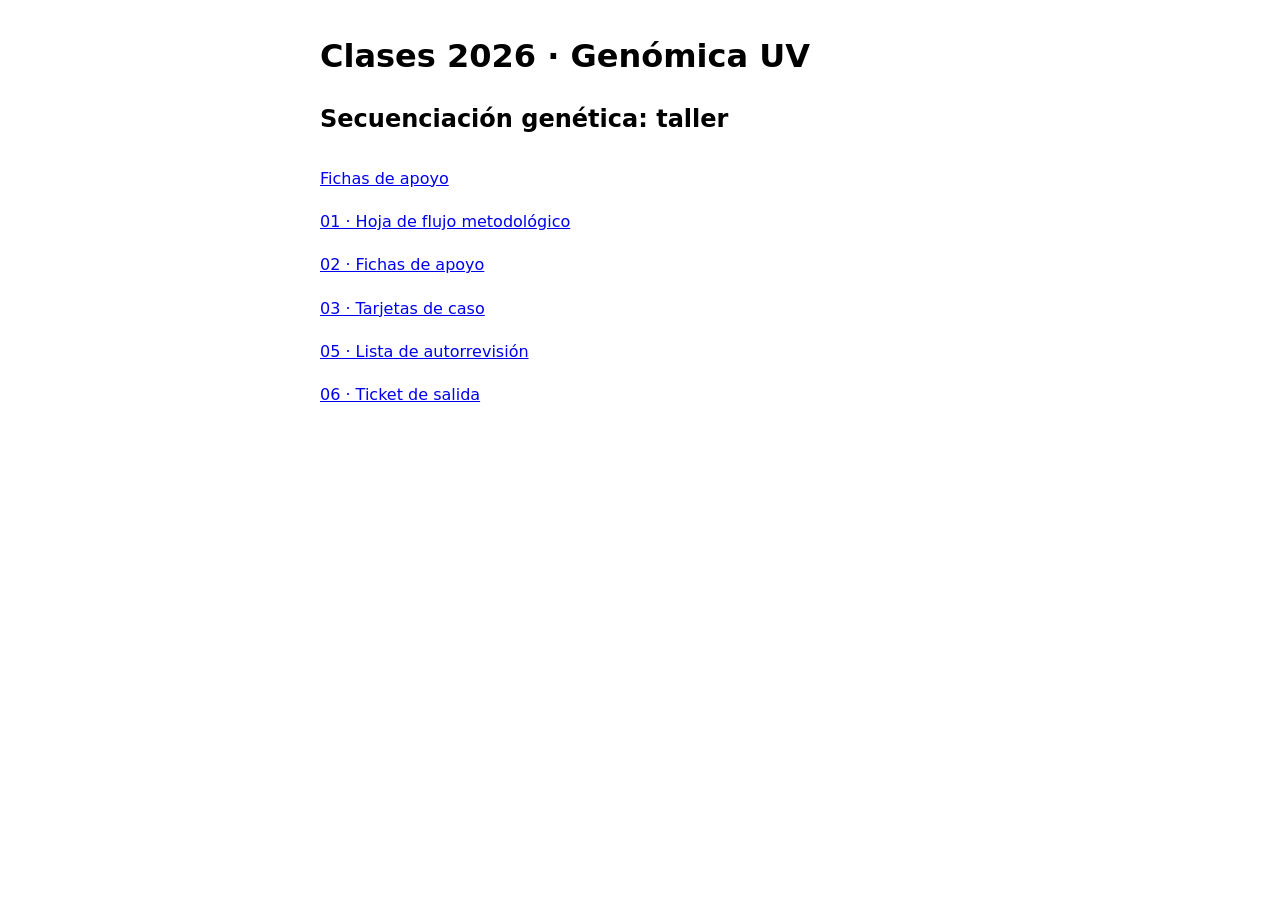
<file: index.html>
<!doctype html>
<html lang="es">
<head><meta charset="utf-8"><meta name="viewport" content="width=device-width, initial-scale=1">
<title>Clases 2026 · Genómica UV</title>
<style>body{font-family:system-ui,sans-serif;max-width:40rem;margin:2rem auto;padding:0 1rem;line-height:1.5}a{display:block;padding:.6rem 0}</style>
</head>
<body>
<h1>Clases 2026 · Genómica UV</h1>
<h2>Secuenciación genética: taller</h2>
<a href="secuenciacion/fichas_apoyo_qr.pdf">Fichas de apoyo</a>
<a href="secuenciacion/01_hoja_flujo_metodologico.pdf">01 · Hoja de flujo metodológico</a>
<a href="secuenciacion/02_fichas_apoyo.pdf">02 · Fichas de apoyo</a>
<a href="secuenciacion/03_tarjetas_caso.pdf">03 · Tarjetas de caso</a>
<a href="secuenciacion/05_lista_autorrevision.pdf">05 · Lista de autorrevisión</a>
<a href="secuenciacion/06_ticket_salida.pdf">06 · Ticket de salida</a>
</body>
</html>
</file>
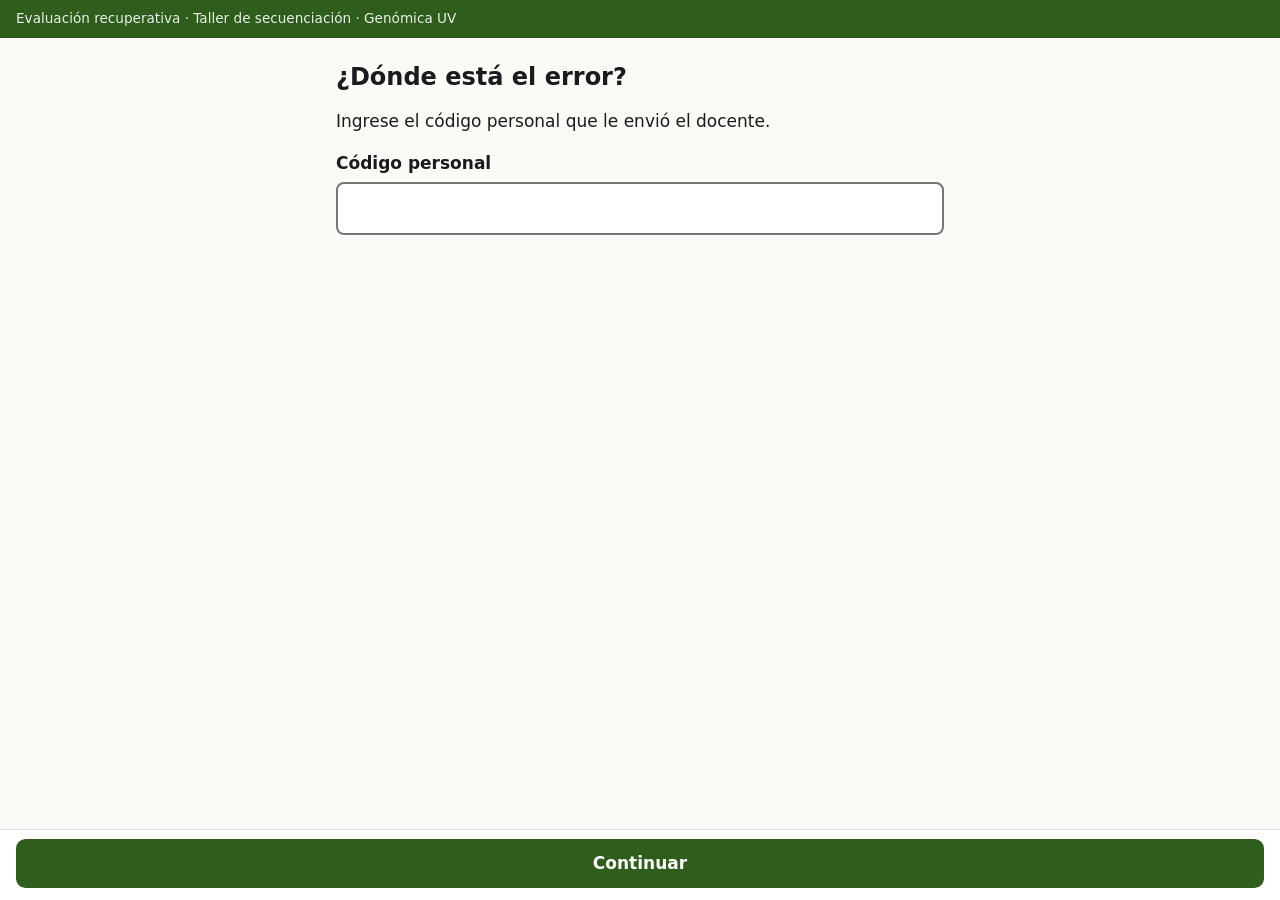
<file: recuperativo/index.html>
<!doctype html>
<html lang="es">
<head>
  <meta charset="utf-8">
  <meta name="viewport" content="width=device-width, initial-scale=1, viewport-fit=cover">
  <meta name="color-scheme" content="light">
  <title>Recuperativo · ¿Dónde está el error?</title>
  <link rel="stylesheet" href="app.css">
  <script type="module" src="app.js"></script>
</head>
<body>
  <header class="barra-superior">
    <p class="marca">Evaluación recuperativa · Taller de secuenciación · Genómica UV</p>
    <p class="reloj" id="reloj" role="timer" aria-live="off" hidden></p>
  </header>
  <main id="app"><noscript>Esta página necesita JavaScript activado.</noscript></main>
  <nav class="barra-inferior" id="navegacion" aria-label="Acciones" hidden>
    <button type="button" id="btn-principal" class="primario"></button>
  </nav>
  <p class="aviso" id="aviso" role="status" aria-live="polite"></p>
</body>
</html>
</file>
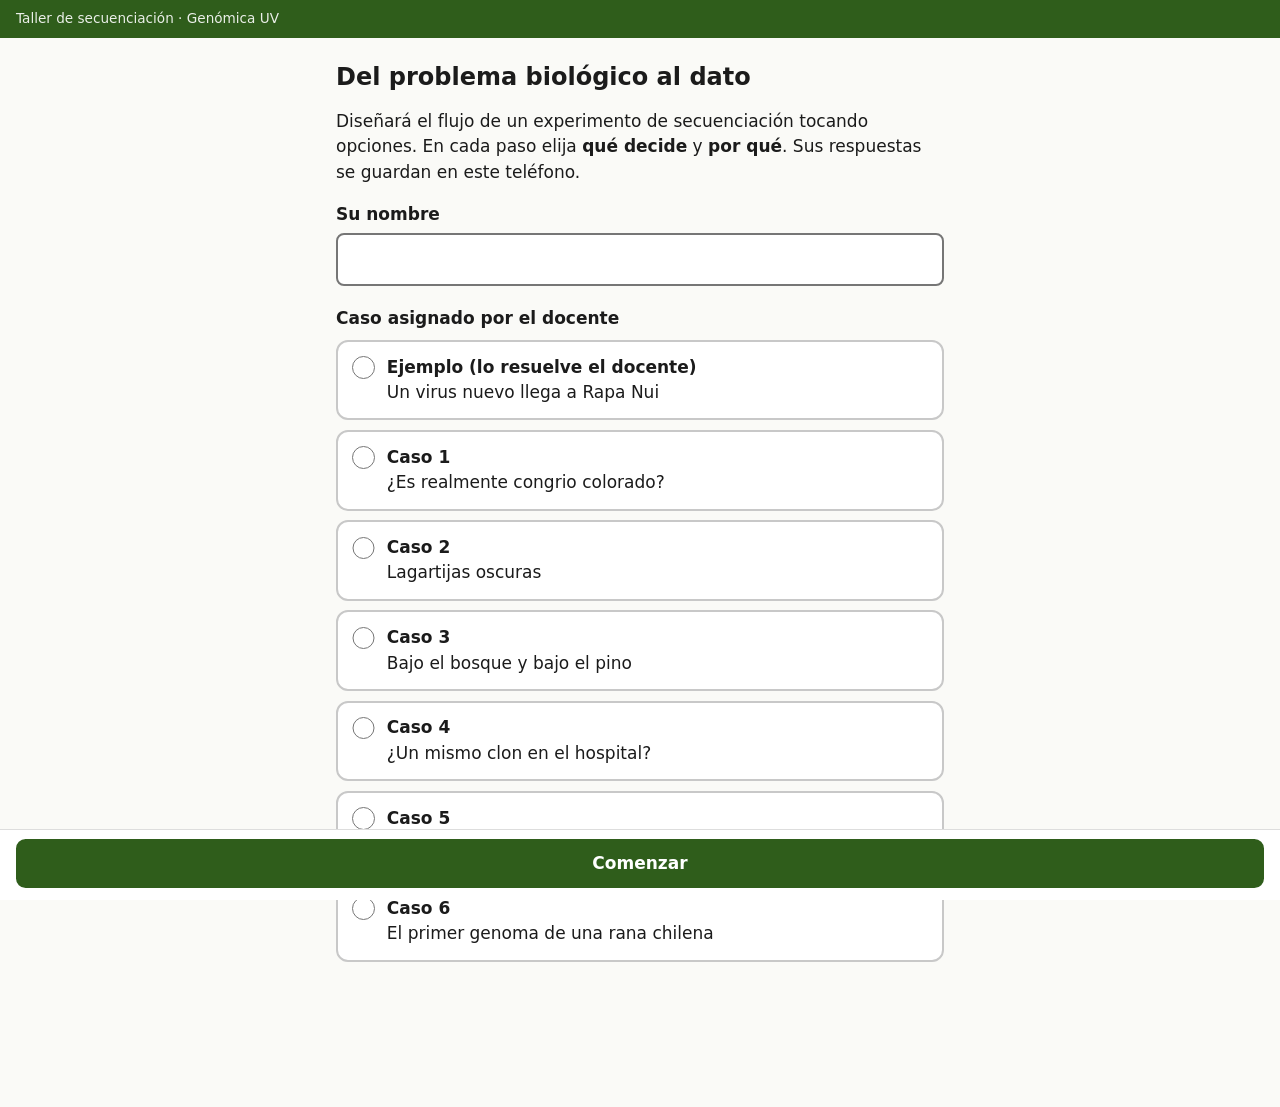
<file: taller/index.html>
<!doctype html>
<html lang="es">
<head>
  <meta charset="utf-8">
  <meta name="viewport" content="width=device-width, initial-scale=1, viewport-fit=cover">
  <meta name="color-scheme" content="light">
  <title>Taller · Del problema biológico al dato</title>
  <link rel="stylesheet" href="app.css">
  <script type="module" src="app.js"></script>
</head>
<body>
  <header class="barra-superior">
    <p class="marca">Taller de secuenciación · Genómica UV</p>
    <div class="progreso" id="zona-progreso" hidden>
      <label for="progreso" id="etiqueta-progreso">Paso 1 de 8</label>
      <progress id="progreso" max="8" value="1"></progress>
    </div>
  </header>

  <main id="app">
    <noscript>Esta página necesita JavaScript activado.</noscript>
  </main>

  <nav class="barra-inferior" id="navegacion" aria-label="Navegación entre pasos" hidden>
    <button type="button" id="btn-atras" class="secundario">Atrás</button>
    <button type="button" id="btn-siguiente" class="primario">Siguiente</button>
  </nav>

  <p class="aviso" id="aviso" role="status" aria-live="polite"></p>
</body>
</html>
</file>
<file: recuperativo/app.css>
:root {
  --verde: #2f5d1b;
  --verde-claro: #e6f0de;
  --texto: #1b1b1b;
  --borde: #767676;
  --fondo: #fafaf7;
  --alerta: #8a1c1c;
  --objetivo: 48px;
  color-scheme: light;
  accent-color: var(--verde);
}

* { box-sizing: border-box; }
[hidden] { display: none !important; }

html {
  scroll-padding-bottom: calc(5rem + env(safe-area-inset-bottom, 0px));
  scroll-padding-top: 5rem;
}

body {
  margin: 0;
  font-family: system-ui, -apple-system, "Segoe UI", Roboto, sans-serif;
  font-size: 1.0625rem;
  line-height: 1.5;
  color: var(--texto);
  background: var(--fondo);
  overflow-wrap: break-word;
}

h1, h2, h3 { line-height: 1.25; text-wrap: balance; }
p, li { text-wrap: pretty; }

.barra-superior {
  position: sticky;
  top: 0;
  z-index: 2;
  background: var(--verde);
  color: white;
  padding: max(0.5rem, env(safe-area-inset-top, 0px)) 1rem 0.6rem;
}
.marca { margin: 0; font-size: 0.85rem; opacity: 0.9; }
.progreso { display: grid; gap: 0.2rem; margin-top: 0.3rem; font-size: 0.9rem; }
.progreso progress { inline-size: 100%; block-size: 0.6rem; }

main {
  max-inline-size: 40rem;
  margin-inline: auto;
  padding: 1rem 1rem 7rem;
}

main h1 { font-size: 1.5rem; margin-block: 0.5rem 0.25rem; }
main h2 { font-size: 1.3rem; margin-block: 0.25rem 0.5rem; color: var(--verde); }
main h2:focus { outline: none; }
.guia { margin-block: 0 1rem; font-style: italic; }
.tipo { font-size: 0.85rem; font-style: italic; margin-block: 0 0.75rem; }

/* Tarjeta de contexto del caso */
details.caso {
  background: white;
  border: 1px solid var(--borde);
  border-radius: 0.75rem;
  padding: 0.25rem 1rem;
  margin-block-end: 1rem;
}
details.caso summary {
  min-block-size: var(--objetivo);
  display: flex;
  align-items: center;
  font-weight: 600;
  cursor: pointer;
}

/* Preguntas como grupos de tarjetas tocables */
fieldset {
  border: 0;
  padding: 0;
  margin: 0 0 1.5rem;
}
legend {
  font-weight: 700;
  margin-block-end: 0.5rem;
  padding: 0;
}
.ayuda { font-weight: 400; font-size: 0.9rem; display: block; }

.opcion {
  display: flex;
  align-items: flex-start;
  gap: 0.75rem;
  min-block-size: var(--objetivo);
  padding: 0.8rem 0.9rem;
  margin-block-end: 0.6rem;
  background: white;
  border: 2px solid #c8c8c8;
  border-radius: 0.75rem;
  cursor: pointer;
}
.opcion input {
  flex: none;
  inline-size: 1.4rem;
  block-size: 1.4rem;
  margin: 0.1rem 0 0;
}
.opcion:has(input:checked) {
  border-color: var(--verde);
  background: var(--verde-claro);
}
.opcion:has(input:focus-visible) {
  outline: 3px solid #0b57d0;
  outline-offset: 2px;
}
.opcion .letra { font-weight: 700; }

fieldset[aria-invalid="true"] legend { color: var(--alerta); }
.error { color: var(--alerta); font-weight: 600; margin-block: 0 0.5rem; }

/* Campos de texto */
.campo { display: grid; gap: 0.3rem; margin-block-end: 1.25rem; }
.campo label { font-weight: 700; }
input[type="text"], textarea {
  font: inherit;
  font-size: max(1rem, 1em);
  padding: 0.75rem;
  min-block-size: var(--objetivo);
  border: 2px solid var(--borde);
  border-radius: 0.5rem;
  inline-size: 100%;
  background: white;
}
input:focus-visible, textarea:focus-visible, button:focus-visible {
  outline: 3px solid #0b57d0;
  outline-offset: 2px;
}

/* Botones */
button {
  font: inherit;
  min-block-size: var(--objetivo);
  padding: 0.6rem 1.1rem;
  border-radius: 0.6rem;
  border: 2px solid var(--verde);
  cursor: pointer;
}
button.primario, a.boton.primario { background: var(--verde); color: white; font-weight: 700; }
a.boton.secundario { background: white; color: var(--verde); font-weight: 600; }
a.boton {
  display: inline-flex;
  align-items: center;
  justify-content: center;
  min-block-size: var(--objetivo);
  padding: 0.6rem 1.4rem;
  border-radius: 0.6rem;
  border: 2px solid var(--verde);
  text-decoration: none;
}
a.boton:focus-visible { outline: 3px solid #0b57d0; outline-offset: 2px; }
button.secundario { background: white; color: var(--verde); font-weight: 600; }
.botones { display: flex; flex-wrap: wrap; gap: 0.6rem; margin-block: 0.75rem 1.25rem; }

.barra-inferior {
  position: fixed;
  inset-inline: 0;
  bottom: 0;
  z-index: 2;
  display: flex;
  justify-content: space-between;
  gap: 0.75rem;
  background: white;
  border-top: 1px solid #ddd;
  padding: 0.6rem max(1rem, env(safe-area-inset-right, 0px)) max(0.75rem, env(safe-area-inset-bottom, 0px)) max(1rem, env(safe-area-inset-left, 0px));
}
.barra-inferior button { flex: 1; }

.aviso {
  position: fixed;
  inset-inline: 1rem;
  bottom: calc(5.5rem + env(safe-area-inset-bottom, 0px));
  margin: 0;
  max-inline-size: 38rem;
  margin-inline: auto;
  background: var(--texto);
  color: white;
  padding: 0.6rem 1rem;
  border-radius: 0.6rem;
  text-align: center;
}
.aviso:empty { display: none; }

/* Bloques especiales */
.recuadro {
  background: white;
  border: 2px solid var(--verde);
  border-radius: 0.75rem;
  padding: 0.75rem 1rem;
  margin-block-end: 1rem;
}
.recuadro.imprevisto { border-color: var(--alerta); background: #fff6f4; }
.cambio { font-size: 0.9rem; }
pre.resumen {
  white-space: pre-wrap;
  font-size: 0.85rem;
  background: white;
  border: 1px solid var(--borde);
  border-radius: 0.5rem;
  padding: 0.75rem;
  max-block-size: 18rem;
  overflow: auto;
}

/* Recuperativo: reloj y diseño propuesto */
.reloj { font-variant-numeric: tabular-nums; font-weight: 700; font-size: 1.15rem; margin: 0.2rem 0 0; }
.reloj.poco { color: #ffd2cc; }
.propuesta {
  background: #f1f1ec;
  border-inline-start: 4px solid var(--verde);
  padding: 0.6rem 0.8rem;
  margin-block: 0 0.75rem;
  border-radius: 0.4rem;
}
.paso-titulo { font-size: 1.1rem; color: var(--verde); margin-block: 1.5rem 0.4rem; }
fieldset:disabled .opcion { opacity: 0.7; cursor: default; }
</file>
<file: taller/app.css>
:root {
  --verde: #2f5d1b;
  --verde-claro: #e6f0de;
  --texto: #1b1b1b;
  --borde: #767676;
  --fondo: #fafaf7;
  --alerta: #8a1c1c;
  --objetivo: 48px;
  color-scheme: light;
  accent-color: var(--verde);
}

* { box-sizing: border-box; }
[hidden] { display: none !important; }

html {
  scroll-padding-bottom: calc(5rem + env(safe-area-inset-bottom, 0px));
  scroll-padding-top: 5rem;
}

body {
  margin: 0;
  font-family: system-ui, -apple-system, "Segoe UI", Roboto, sans-serif;
  font-size: 1.0625rem;
  line-height: 1.5;
  color: var(--texto);
  background: var(--fondo);
  overflow-wrap: break-word;
}

h1, h2, h3 { line-height: 1.25; text-wrap: balance; }
p, li { text-wrap: pretty; }

.barra-superior {
  position: sticky;
  top: 0;
  z-index: 2;
  background: var(--verde);
  color: white;
  padding: max(0.5rem, env(safe-area-inset-top, 0px)) 1rem 0.6rem;
}
.marca { margin: 0; font-size: 0.85rem; opacity: 0.9; }
.progreso { display: grid; gap: 0.2rem; margin-top: 0.3rem; font-size: 0.9rem; }
.progreso progress { inline-size: 100%; block-size: 0.6rem; }

main {
  max-inline-size: 40rem;
  margin-inline: auto;
  padding: 1rem 1rem 7rem;
}

main h1 { font-size: 1.5rem; margin-block: 0.5rem 0.25rem; }
main h2 { font-size: 1.3rem; margin-block: 0.25rem 0.5rem; color: var(--verde); }
main h2:focus { outline: none; }
.guia { margin-block: 0 1rem; font-style: italic; }
.tipo { font-size: 0.85rem; font-style: italic; margin-block: 0 0.75rem; }

/* Tarjeta de contexto del caso */
details.caso {
  background: white;
  border: 1px solid var(--borde);
  border-radius: 0.75rem;
  padding: 0.25rem 1rem;
  margin-block-end: 1rem;
}
details.caso summary {
  min-block-size: var(--objetivo);
  display: flex;
  align-items: center;
  font-weight: 600;
  cursor: pointer;
}

/* Preguntas como grupos de tarjetas tocables */
fieldset {
  border: 0;
  padding: 0;
  margin: 0 0 1.5rem;
}
legend {
  font-weight: 700;
  margin-block-end: 0.5rem;
  padding: 0;
}
.ayuda { font-weight: 400; font-size: 0.9rem; display: block; }

.opcion {
  display: flex;
  align-items: flex-start;
  gap: 0.75rem;
  min-block-size: var(--objetivo);
  padding: 0.8rem 0.9rem;
  margin-block-end: 0.6rem;
  background: white;
  border: 2px solid #c8c8c8;
  border-radius: 0.75rem;
  cursor: pointer;
}
.opcion input {
  flex: none;
  inline-size: 1.4rem;
  block-size: 1.4rem;
  margin: 0.1rem 0 0;
}
.opcion:has(input:checked) {
  border-color: var(--verde);
  background: var(--verde-claro);
}
.opcion:has(input:focus-visible) {
  outline: 3px solid #0b57d0;
  outline-offset: 2px;
}
.opcion .letra { font-weight: 700; }

fieldset[aria-invalid="true"] legend { color: var(--alerta); }
.error { color: var(--alerta); font-weight: 600; margin-block: 0 0.5rem; }

/* Campos de texto */
.campo { display: grid; gap: 0.3rem; margin-block-end: 1.25rem; }
.campo label { font-weight: 700; }
input[type="text"], textarea {
  font: inherit;
  font-size: max(1rem, 1em);
  padding: 0.75rem;
  min-block-size: var(--objetivo);
  border: 2px solid var(--borde);
  border-radius: 0.5rem;
  inline-size: 100%;
  background: white;
}
input:focus-visible, textarea:focus-visible, button:focus-visible {
  outline: 3px solid #0b57d0;
  outline-offset: 2px;
}

/* Botones */
button {
  font: inherit;
  min-block-size: var(--objetivo);
  padding: 0.6rem 1.1rem;
  border-radius: 0.6rem;
  border: 2px solid var(--verde);
  cursor: pointer;
}
button.primario, a.boton.primario { background: var(--verde); color: white; font-weight: 700; }
a.boton.secundario { background: white; color: var(--verde); font-weight: 600; }
a.boton {
  display: inline-flex;
  align-items: center;
  justify-content: center;
  min-block-size: var(--objetivo);
  padding: 0.6rem 1.4rem;
  border-radius: 0.6rem;
  border: 2px solid var(--verde);
  text-decoration: none;
}
a.boton:focus-visible { outline: 3px solid #0b57d0; outline-offset: 2px; }
button.secundario { background: white; color: var(--verde); font-weight: 600; }
.botones { display: flex; flex-wrap: wrap; gap: 0.6rem; margin-block: 0.75rem 1.25rem; }

.barra-inferior {
  position: fixed;
  inset-inline: 0;
  bottom: 0;
  z-index: 2;
  display: flex;
  justify-content: space-between;
  gap: 0.75rem;
  background: white;
  border-top: 1px solid #ddd;
  padding: 0.6rem max(1rem, env(safe-area-inset-right, 0px)) max(0.75rem, env(safe-area-inset-bottom, 0px)) max(1rem, env(safe-area-inset-left, 0px));
}
.barra-inferior button { flex: 1; }

.aviso {
  position: fixed;
  inset-inline: 1rem;
  bottom: calc(5.5rem + env(safe-area-inset-bottom, 0px));
  margin: 0;
  max-inline-size: 38rem;
  margin-inline: auto;
  background: var(--texto);
  color: white;
  padding: 0.6rem 1rem;
  border-radius: 0.6rem;
  text-align: center;
}
.aviso:empty { display: none; }

/* Bloques especiales */
.recuadro {
  background: white;
  border: 2px solid var(--verde);
  border-radius: 0.75rem;
  padding: 0.75rem 1rem;
  margin-block-end: 1rem;
}
.recuadro.imprevisto { border-color: var(--alerta); background: #fff6f4; }
.cambio { font-size: 0.9rem; }
pre.resumen {
  white-space: pre-wrap;
  font-size: 0.85rem;
  background: white;
  border: 1px solid var(--borde);
  border-radius: 0.5rem;
  padding: 0.75rem;
  max-block-size: 18rem;
  overflow: auto;
}
</file>
